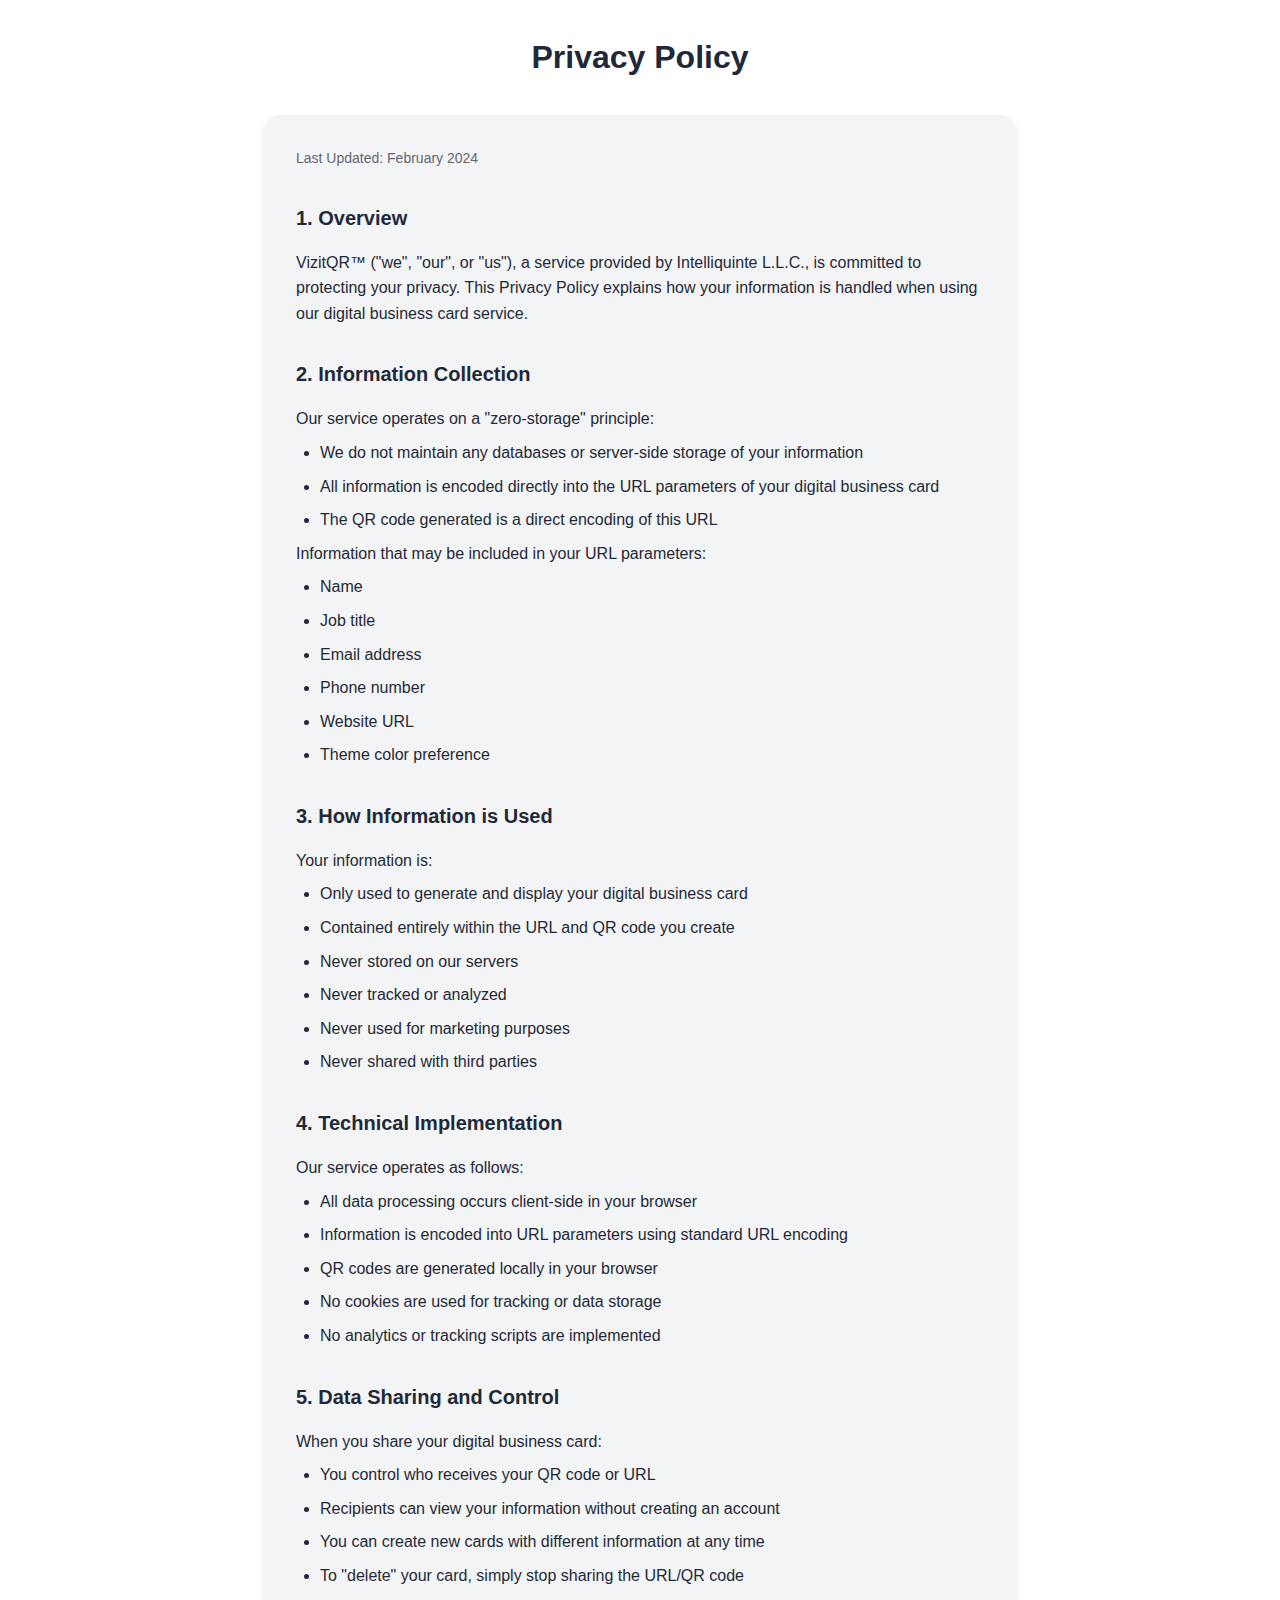
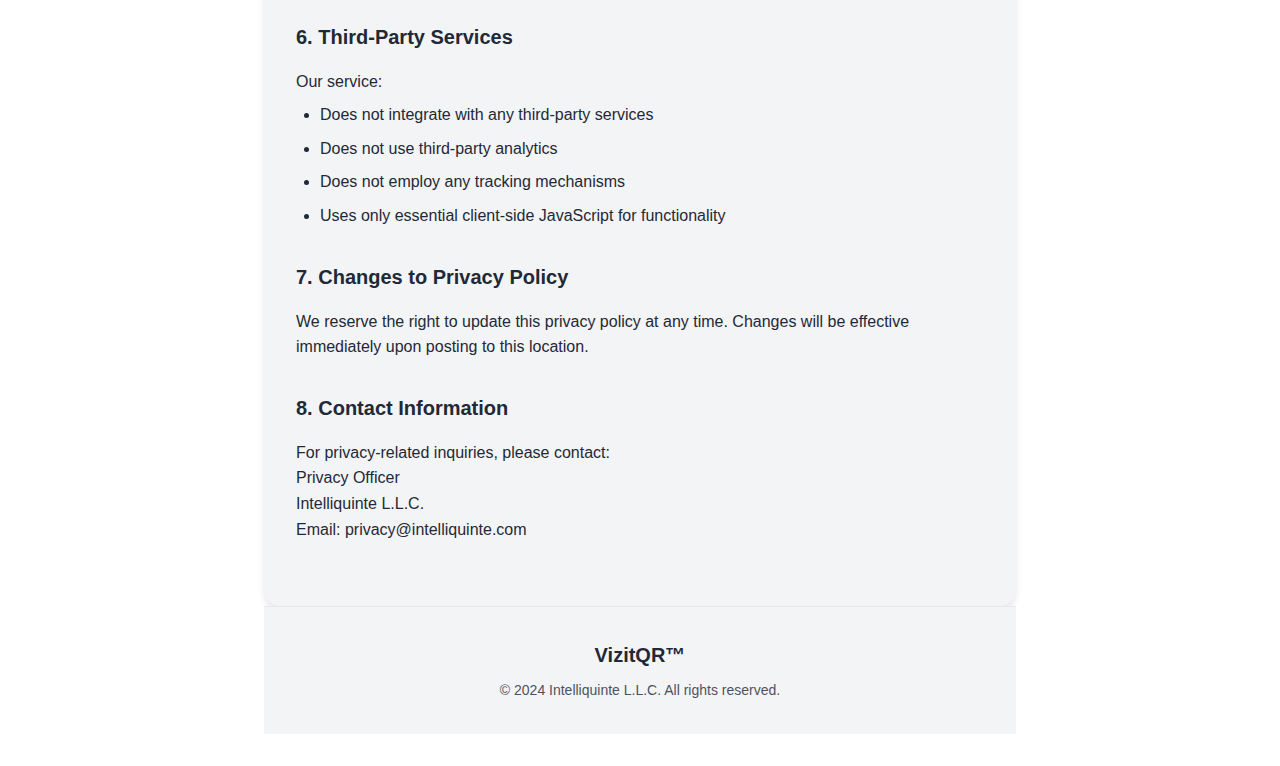
<file: privacy/index.html>
<!DOCTYPE html>
<html lang="en">
<head>
    <meta charset="UTF-8">
    <meta name="viewport" content="width=device-width, initial-scale=1.0">
    <title>Privacy Policy - VizitQR</title>
    <link rel="stylesheet" href="../css/styles.css">
</head>
<body>
    <main class="legal-page">
        <h1>Privacy Policy</h1>
        <div class="legal-content">
            <p class="last-updated">Last Updated: February 2024</p>

            <section>
                <h2>1. Overview</h2>
                <p>VizitQR™ ("we", "our", or "us"), a service provided by Intelliquinte L.L.C., is committed to protecting your privacy. This Privacy Policy explains how your information is handled when using our digital business card service.</p>
            </section>

            <section>
                <h2>2. Information Collection</h2>
                <p>Our service operates on a "zero-storage" principle:</p>
                <ul>
                    <li>We do not maintain any databases or server-side storage of your information</li>
                    <li>All information is encoded directly into the URL parameters of your digital business card</li>
                    <li>The QR code generated is a direct encoding of this URL</li>
                </ul>
                
                <p>Information that may be included in your URL parameters:</p>
                <ul>
                    <li>Name</li>
                    <li>Job title</li>
                    <li>Email address</li>
                    <li>Phone number</li>
                    <li>Website URL</li>
                    <li>Theme color preference</li>
                </ul>
            </section>

            <section>
                <h2>3. How Information is Used</h2>
                <p>Your information is:</p>
                <ul>
                    <li>Only used to generate and display your digital business card</li>
                    <li>Contained entirely within the URL and QR code you create</li>
                    <li>Never stored on our servers</li>
                    <li>Never tracked or analyzed</li>
                    <li>Never used for marketing purposes</li>
                    <li>Never shared with third parties</li>
                </ul>
            </section>

            <section>
                <h2>4. Technical Implementation</h2>
                <p>Our service operates as follows:</p>
                <ul>
                    <li>All data processing occurs client-side in your browser</li>
                    <li>Information is encoded into URL parameters using standard URL encoding</li>
                    <li>QR codes are generated locally in your browser</li>
                    <li>No cookies are used for tracking or data storage</li>
                    <li>No analytics or tracking scripts are implemented</li>
                </ul>
            </section>

            <section>
                <h2>5. Data Sharing and Control</h2>
                <p>When you share your digital business card:</p>
                <ul>
                    <li>You control who receives your QR code or URL</li>
                    <li>Recipients can view your information without creating an account</li>
                    <li>You can create new cards with different information at any time</li>
                    <li>To "delete" your card, simply stop sharing the URL/QR code</li>
                </ul>
            </section>

            <section>
                <h2>6. Third-Party Services</h2>
                <p>Our service:</p>
                <ul>
                    <li>Does not integrate with any third-party services</li>
                    <li>Does not use third-party analytics</li>
                    <li>Does not employ any tracking mechanisms</li>
                    <li>Uses only essential client-side JavaScript for functionality</li>
                </ul>
            </section>

            <section>
                <h2>7. Changes to Privacy Policy</h2>
                <p>We reserve the right to update this privacy policy at any time. Changes will be effective immediately upon posting to this location.</p>
            </section>

            <section>
                <h2>8. Contact Information</h2>
                <p>For privacy-related inquiries, please contact:</p>
                <p>Privacy Officer<br>
                Intelliquinte L.L.C.<br>
                Email: privacy@intelliquinte.com</p>
            </section>
        </div>
        
        <footer>
            <div class="footer-content">
                <div class="branding">
                    <p class="logo">VizitQR™</p>
                    <p class="copyright">&copy; 2024 Intelliquinte L.L.C. All rights reserved.</p>
                </div>
            </div>
        </footer>
    </main>
    <script>
        // Handle redirects for SPA
        (function(){
            let redirect = sessionStorage.redirect;
            delete sessionStorage.redirect;
            if (redirect && redirect != location.href) {
                history.replaceState(null, null, redirect);
            }
        })();
    </script>
</body>
</html>
</file>
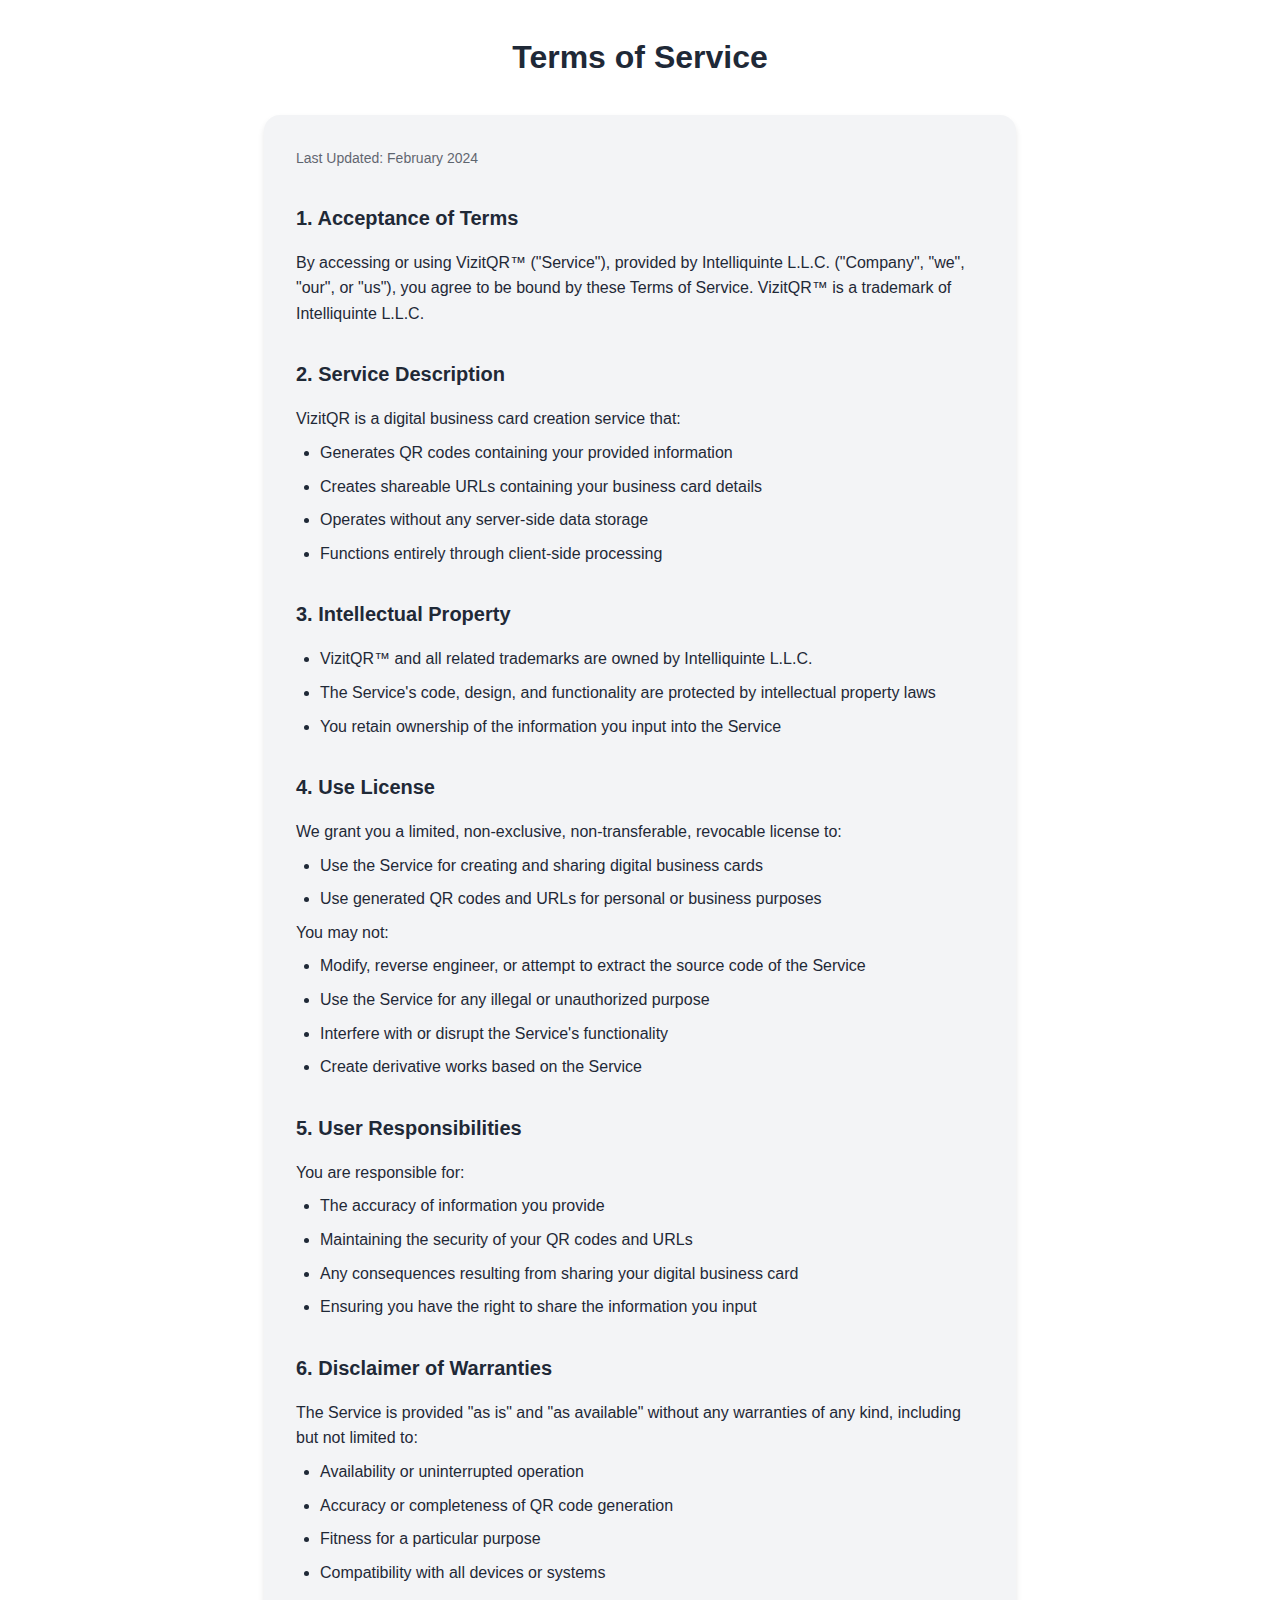
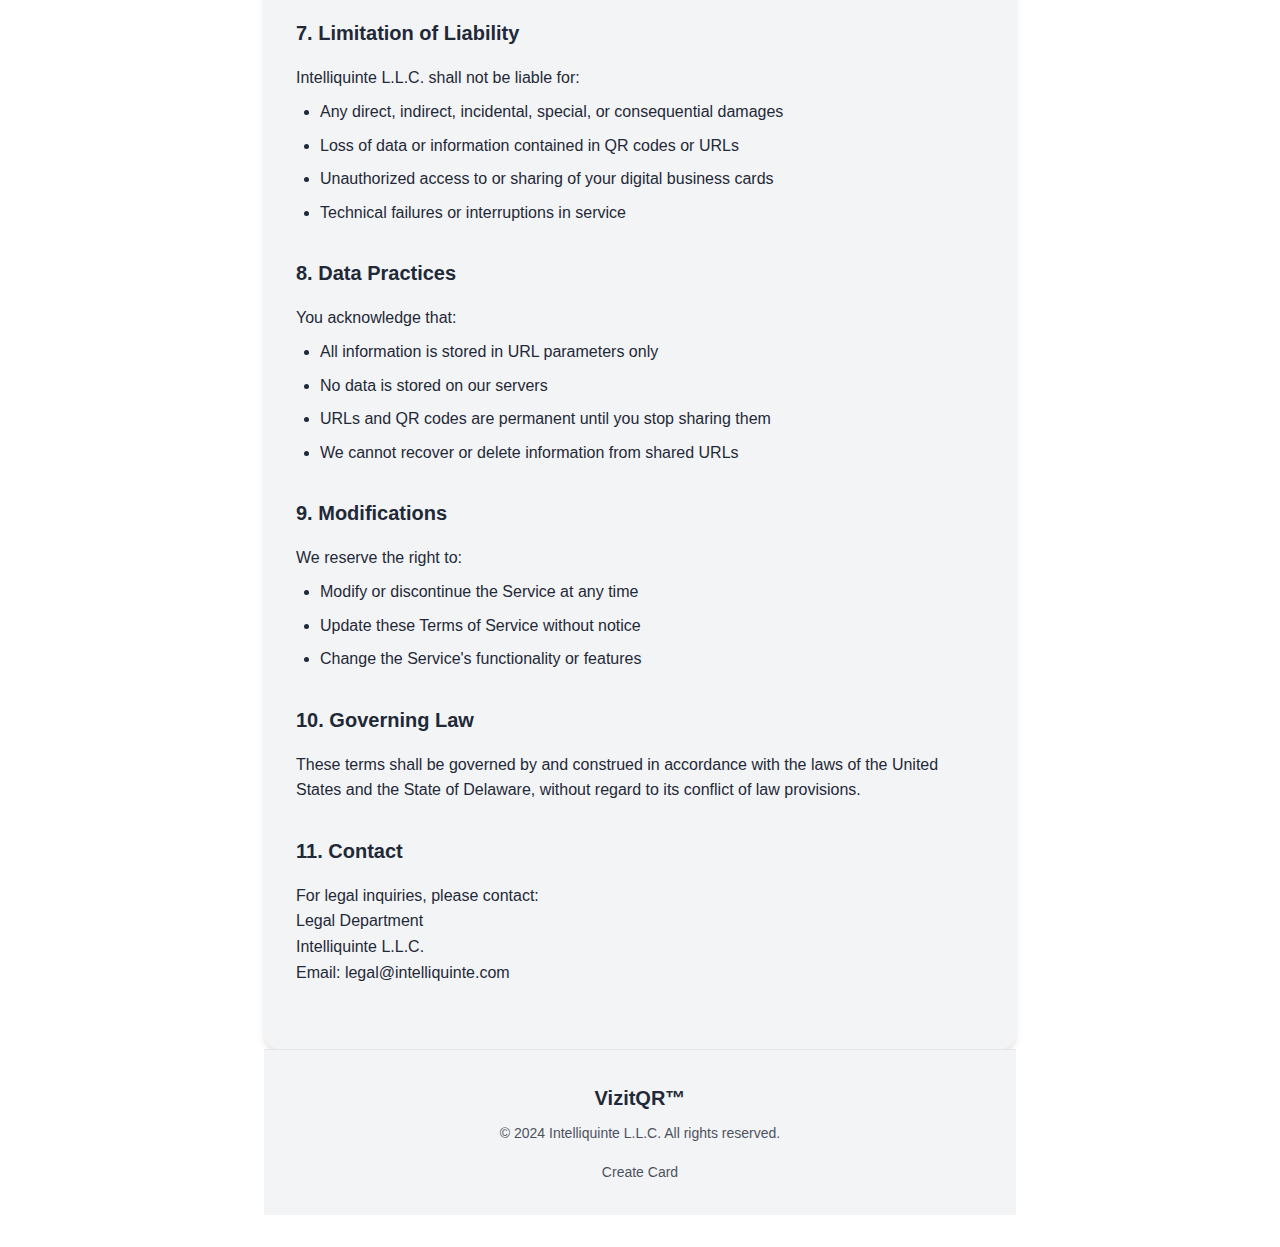
<file: terms/index.html>
<!DOCTYPE html>
<html lang="en">
<head>
    <meta charset="UTF-8">
    <meta name="viewport" content="width=device-width, initial-scale=1.0">
    <title>Terms of Service - VizitQR</title>
    <link rel="stylesheet" href="../css/styles.css">
</head>
<body>
    <main class="legal-page">
        <h1>Terms of Service</h1>
        <div class="legal-content">
            <p class="last-updated">Last Updated: February 2024</p>

            <section>
                <h2>1. Acceptance of Terms</h2>
                <p>By accessing or using VizitQR™ ("Service"), provided by Intelliquinte L.L.C. ("Company", "we", "our", or "us"), you agree to be bound by these Terms of Service. VizitQR™ is a trademark of Intelliquinte L.L.C.</p>
            </section>

            <section>
                <h2>2. Service Description</h2>
                <p>VizitQR is a digital business card creation service that:</p>
                <ul>
                    <li>Generates QR codes containing your provided information</li>
                    <li>Creates shareable URLs containing your business card details</li>
                    <li>Operates without any server-side data storage</li>
                    <li>Functions entirely through client-side processing</li>
                </ul>
            </section>

            <section>
                <h2>3. Intellectual Property</h2>
                <ul>
                    <li>VizitQR™ and all related trademarks are owned by Intelliquinte L.L.C.</li>
                    <li>The Service's code, design, and functionality are protected by intellectual property laws</li>
                    <li>You retain ownership of the information you input into the Service</li>
                </ul>
            </section>

            <section>
                <h2>4. Use License</h2>
                <p>We grant you a limited, non-exclusive, non-transferable, revocable license to:</p>
                <ul>
                    <li>Use the Service for creating and sharing digital business cards</li>
                    <li>Use generated QR codes and URLs for personal or business purposes</li>
                </ul>
                
                <p>You may not:</p>
                <ul>
                    <li>Modify, reverse engineer, or attempt to extract the source code of the Service</li>
                    <li>Use the Service for any illegal or unauthorized purpose</li>
                    <li>Interfere with or disrupt the Service's functionality</li>
                    <li>Create derivative works based on the Service</li>
                </ul>
            </section>

            <section>
                <h2>5. User Responsibilities</h2>
                <p>You are responsible for:</p>
                <ul>
                    <li>The accuracy of information you provide</li>
                    <li>Maintaining the security of your QR codes and URLs</li>
                    <li>Any consequences resulting from sharing your digital business card</li>
                    <li>Ensuring you have the right to share the information you input</li>
                </ul>
            </section>

            <section>
                <h2>6. Disclaimer of Warranties</h2>
                <p>The Service is provided "as is" and "as available" without any warranties of any kind, including but not limited to:</p>
                <ul>
                    <li>Availability or uninterrupted operation</li>
                    <li>Accuracy or completeness of QR code generation</li>
                    <li>Fitness for a particular purpose</li>
                    <li>Compatibility with all devices or systems</li>
                </ul>
            </section>

            <section>
                <h2>7. Limitation of Liability</h2>
                <p>Intelliquinte L.L.C. shall not be liable for:</p>
                <ul>
                    <li>Any direct, indirect, incidental, special, or consequential damages</li>
                    <li>Loss of data or information contained in QR codes or URLs</li>
                    <li>Unauthorized access to or sharing of your digital business cards</li>
                    <li>Technical failures or interruptions in service</li>
                </ul>
            </section>

            <section>
                <h2>8. Data Practices</h2>
                <p>You acknowledge that:</p>
                <ul>
                    <li>All information is stored in URL parameters only</li>
                    <li>No data is stored on our servers</li>
                    <li>URLs and QR codes are permanent until you stop sharing them</li>
                    <li>We cannot recover or delete information from shared URLs</li>
                </ul>
            </section>

            <section>
                <h2>9. Modifications</h2>
                <p>We reserve the right to:</p>
                <ul>
                    <li>Modify or discontinue the Service at any time</li>
                    <li>Update these Terms of Service without notice</li>
                    <li>Change the Service's functionality or features</li>
                </ul>
            </section>

            <section>
                <h2>10. Governing Law</h2>
                <p>These terms shall be governed by and construed in accordance with the laws of the United States and the State of Delaware, without regard to its conflict of law provisions.</p>
            </section>

            <section>
                <h2>11. Contact</h2>
                <p>For legal inquiries, please contact:</p>
                <p>Legal Department<br>
                Intelliquinte L.L.C.<br>
                Email: legal@intelliquinte.com</p>
            </section>
        </div>
        
        <footer>
            <div class="footer-content">
                <div class="branding">
                    <p class="logo">VizitQR™</p>
                    <p class="copyright">&copy; 2024 <a href="https://intelliquinte.com">Intelliquinte L.L.C.</a> All rights reserved.</p>
                </div>
                <div class="legal-links">
                    <a href="https://vizitqr.intelliquinte.com">Create Card</a>
                </div>
            </div>
        </footer>
    </main>
    <script>
        // Handle redirects for SPA
        (function(){
            let redirect = sessionStorage.redirect;
            delete sessionStorage.redirect;
            if (redirect && redirect != location.href) {
                history.replaceState(null, null, redirect);
            }
        })();
    </script>
</body>
</html>
</file>
<file: css/styles.css>
:root {
    --primary-color: #2563eb;
    --primary-light: #60a5fa;
    --theme-color: var(--primary-color);
    --theme-light: var(--primary-light);
    --background-color: #ffffff;
    --text-color: #1f2937;
    --card-background: #f3f4f6;
    --border-color: #e5e7eb;
    --shadow-color: rgba(0, 0, 0, 0.1);
}

/* Dark theme variables */
[data-theme="dark"] {
    --background-color: #111827;
    --text-color: #f9fafb;
    --card-background: #1f2937;
    --border-color: #374151;
    --shadow-color: rgba(0, 0, 0, 0.3);
}

* {
    margin: 0;
    padding: 0;
    box-sizing: border-box;
    -webkit-tap-highlight-color: transparent;
}

body {
    font-family: 'Inter', -apple-system, BlinkMacSystemFont, 'Segoe UI', Roboto,
        Oxygen, Ubuntu, Cantarell, 'Open Sans', 'Helvetica Neue', sans-serif;
    background-color: var(--background-color);
    color: var(--text-color);
    line-height: 1.6;
    min-height: 100vh;
    display: flex;
    flex-direction: column;
    -webkit-font-smoothing: antialiased;
    -moz-osx-font-smoothing: grayscale;
}

button {
    background: none;
    border: none;
    font: inherit;
    cursor: pointer;
    outline: inherit;
}

a {
    color: inherit;
    text-decoration: none;
}

header {
    padding: 1.5rem;
    background-color: var(--card-background);
    border-bottom: 1px solid var(--border-color);
    display: flex;
    justify-content: space-between;
    align-items: center;
    position: sticky;
    top: 0;
    z-index: 100;
    backdrop-filter: blur(8px);
    -webkit-backdrop-filter: blur(8px);
}

.logo-container h1 {
    color: var(--text-color);
    font-size: 1.5rem;
    font-weight: 600;
}

nav {
    display: flex;
    gap: 1rem;
}

.create-button {
    background-color: var(--primary-color);
    color: white;
    padding: 0.75rem 1.5rem;
    border-radius: 8px;
    text-decoration: none;
    font-weight: 500;
    transition: transform 0.2s ease, background-color 0.2s ease;
    white-space: nowrap;
}

.create-button:hover {
    background-color: var(--primary-light);
    transform: translateY(-1px);
}

main {
    flex: 1;
    max-width: 600px;
    margin: 2rem auto;
    padding: 0 1.5rem;
    width: 100%;
}

.card-container {
    margin-top: 2rem;
}

/* vCard Styles */
.vcard {
    background-color: var(--card-background);
    border-radius: 16px;
    overflow: hidden;
    box-shadow: 0 4px 6px var(--shadow-color);
}

.vcard-header {
    padding: 2rem;
    display: flex;
    align-items: center;
    gap: 1.5rem;
    background: linear-gradient(135deg, var(--theme-color), var(--theme-light));
    color: white;
}

.avatar {
    min-width: 80px;
    min-height: 80px;
    background-color: rgba(255, 255, 255, 0.2);
    border-radius: 50%;
    display: flex;
    align-items: center;
    justify-content: center;
    font-size: 2rem;
    font-weight: bold;
    box-shadow: 0 2px 4px rgba(0, 0, 0, 0.1);
    user-select: none;
    -webkit-user-select: none;
}

.header-content {
    flex: 1;
    min-width: 0;
}

.header-content h2 {
    font-size: 1.75rem;
    margin-bottom: 0.5rem;
    word-wrap: break-word;
    line-height: 1.2;
}

.header-content .title {
    font-size: 1.1rem;
    opacity: 0.9;
    word-wrap: break-word;
}

.vcard-content {
    padding: 2rem;
}

.contact-item {
    display: flex;
    align-items: center;
    gap: 1rem;
    padding: 1rem 0;
    border-bottom: 1px solid var(--border-color);
}

.contact-item:last-child {
    border-bottom: none;
}

.contact-item .icon {
    min-width: 40px;
    min-height: 40px;
    display: flex;
    align-items: center;
    justify-content: center;
    background-color: var(--background-color);
    border-radius: 8px;
    box-shadow: 0 2px 4px var(--shadow-color);
    user-select: none;
    -webkit-user-select: none;
}

.contact-item .details {
    flex: 1;
    min-width: 0;
}

.contact-item label {
    font-size: 0.875rem;
    opacity: 0.7;
    margin-bottom: 0.25rem;
}

.contact-item a {
    color: var(--theme-color);
    text-decoration: none;
    font-weight: 500;
    display: block;
    word-wrap: break-word;
}

.contact-item a:hover {
    text-decoration: underline;
}

.actions {
    display: flex;
    gap: 1rem;
    justify-content: center;
    margin-top: 2rem;
}

.action-button {
    display: flex;
    align-items: center;
    gap: 0.5rem;
    background-color: var(--background-color);
    color: var(--text-color);
    border: 1px solid var(--border-color);
    padding: 0.75rem 1.25rem;
    border-radius: 8px;
    font-size: 0.875rem;
    cursor: pointer;
    transition: transform 0.2s ease, 
                background-color 0.2s ease,
                border-color 0.2s ease,
                color 0.2s ease;
    white-space: nowrap;
}

.action-button:hover {
    background-color: var(--primary-color);
    border-color: var(--primary-color);
    color: white;
    transform: translateY(-1px);
}

.action-button:active {
    transform: translateY(0);
}

/* Selection color */
::selection {
    background-color: var(--primary-color);
    color: white;
}

/* Scrollbar styling */
::-webkit-scrollbar {
    width: 8px;
    height: 8px;
}

::-webkit-scrollbar-track {
    background: var(--card-background);
}

::-webkit-scrollbar-thumb {
    background: var(--border-color);
    border-radius: 4px;
}

::-webkit-scrollbar-thumb:hover {
    background: var(--primary-color);
}

footer {
    text-align: center;
    padding: 2rem;
    background-color: var(--card-background);
    border-top: 1px solid var(--border-color);
    margin-top: auto;
}

.error-message {
    text-align: center;
    padding: 2rem;
    background-color: var(--card-background);
    border-radius: 16px;
    box-shadow: 0 4px 6px var(--shadow-color);
}

.error-message p {
    margin-bottom: 1.5rem;
    font-size: 1.1rem;
}

/* Responsive Design */
@media (max-width: 640px) {
    body {
        overflow-x: hidden;
    }

    .vcard-header {
        flex-direction: column;
        text-align: center;
        padding: 2.5rem 2rem;
    }

    .avatar {
        margin-bottom: 1rem;
    }

    .header-content {
        width: 100%;
        text-align: center;
    }

    .actions {
        flex-direction: column;
        width: 100%;
    }

    .action-button {
        width: 100%;
        justify-content: center;
        padding: 1rem 1.25rem;
        min-height: 48px;
    }

    nav {
        flex-direction: column;
        gap: 0.5rem;
    }

    .create-button {
        text-align: center;
    }

    .contact-item .icon {
        min-width: 48px;
        min-height: 48px;
    }
} 

/* Print styles */
@media print {
    header, footer, .actions {
        display: none;
    }

    body {
        background: white;
    }

    .vcard {
        box-shadow: none;
    }
} 

/* Footer Styles */
.footer-content {
    max-width: 800px;
    margin: 0 auto;
    padding: 0 1.5rem;
    display: flex;
    flex-direction: column;
    align-items: center;
    gap: 1rem;
}

.branding {
    text-align: center;
}

.logo {
    font-size: 1.25rem;
    font-weight: 600;
    margin-bottom: 0.5rem;
}

.copyright {
    font-size: 0.875rem;
    opacity: 0.8;
}

.legal-links {
    display: flex;
    gap: 1rem;
    align-items: center;
    font-size: 0.875rem;
}

.legal-links a {
    color: var(--text-color);
    opacity: 0.8;
    transition: opacity 0.2s;
}

.legal-links a:hover {
    opacity: 1;
}

.separator {
    opacity: 0.5;
}

/* Theme Toggle */
.theme-toggle {
    position: fixed;
    top: 1rem;
    right: 1rem;
    background: var(--card-background);
    border: 1px solid var(--border-color);
    border-radius: 50%;
    width: 40px;
    height: 40px;
    display: flex;
    align-items: center;
    justify-content: center;
    cursor: pointer;
    transition: all 0.2s;
    z-index: 1000;
    box-shadow: 0 2px 4px var(--shadow-color);
}

.theme-toggle:hover {
    transform: translateY(-1px);
    box-shadow: 0 4px 6px var(--shadow-color);
}

/* Legal Pages */
.legal-page {
    max-width: 800px;
    margin: 0 auto;
    padding: 2rem 1.5rem;
}

.legal-page h1 {
    font-size: 2rem;
    margin-bottom: 2rem;
    text-align: center;
}

.legal-content {
    background: var(--card-background);
    padding: 2rem;
    border-radius: 16px;
    box-shadow: 0 4px 6px var(--shadow-color);
}

.last-updated {
    opacity: 0.7;
    margin-bottom: 2rem;
    font-size: 0.875rem;
}

.legal-content section {
    margin-bottom: 2rem;
}

.legal-content h2 {
    font-size: 1.25rem;
    margin-bottom: 1rem;
}

.legal-content ul {
    list-style: disc;
    margin-left: 1.5rem;
    margin-top: 0.5rem;
}

.legal-content li {
    margin-bottom: 0.5rem;
}
</file>
